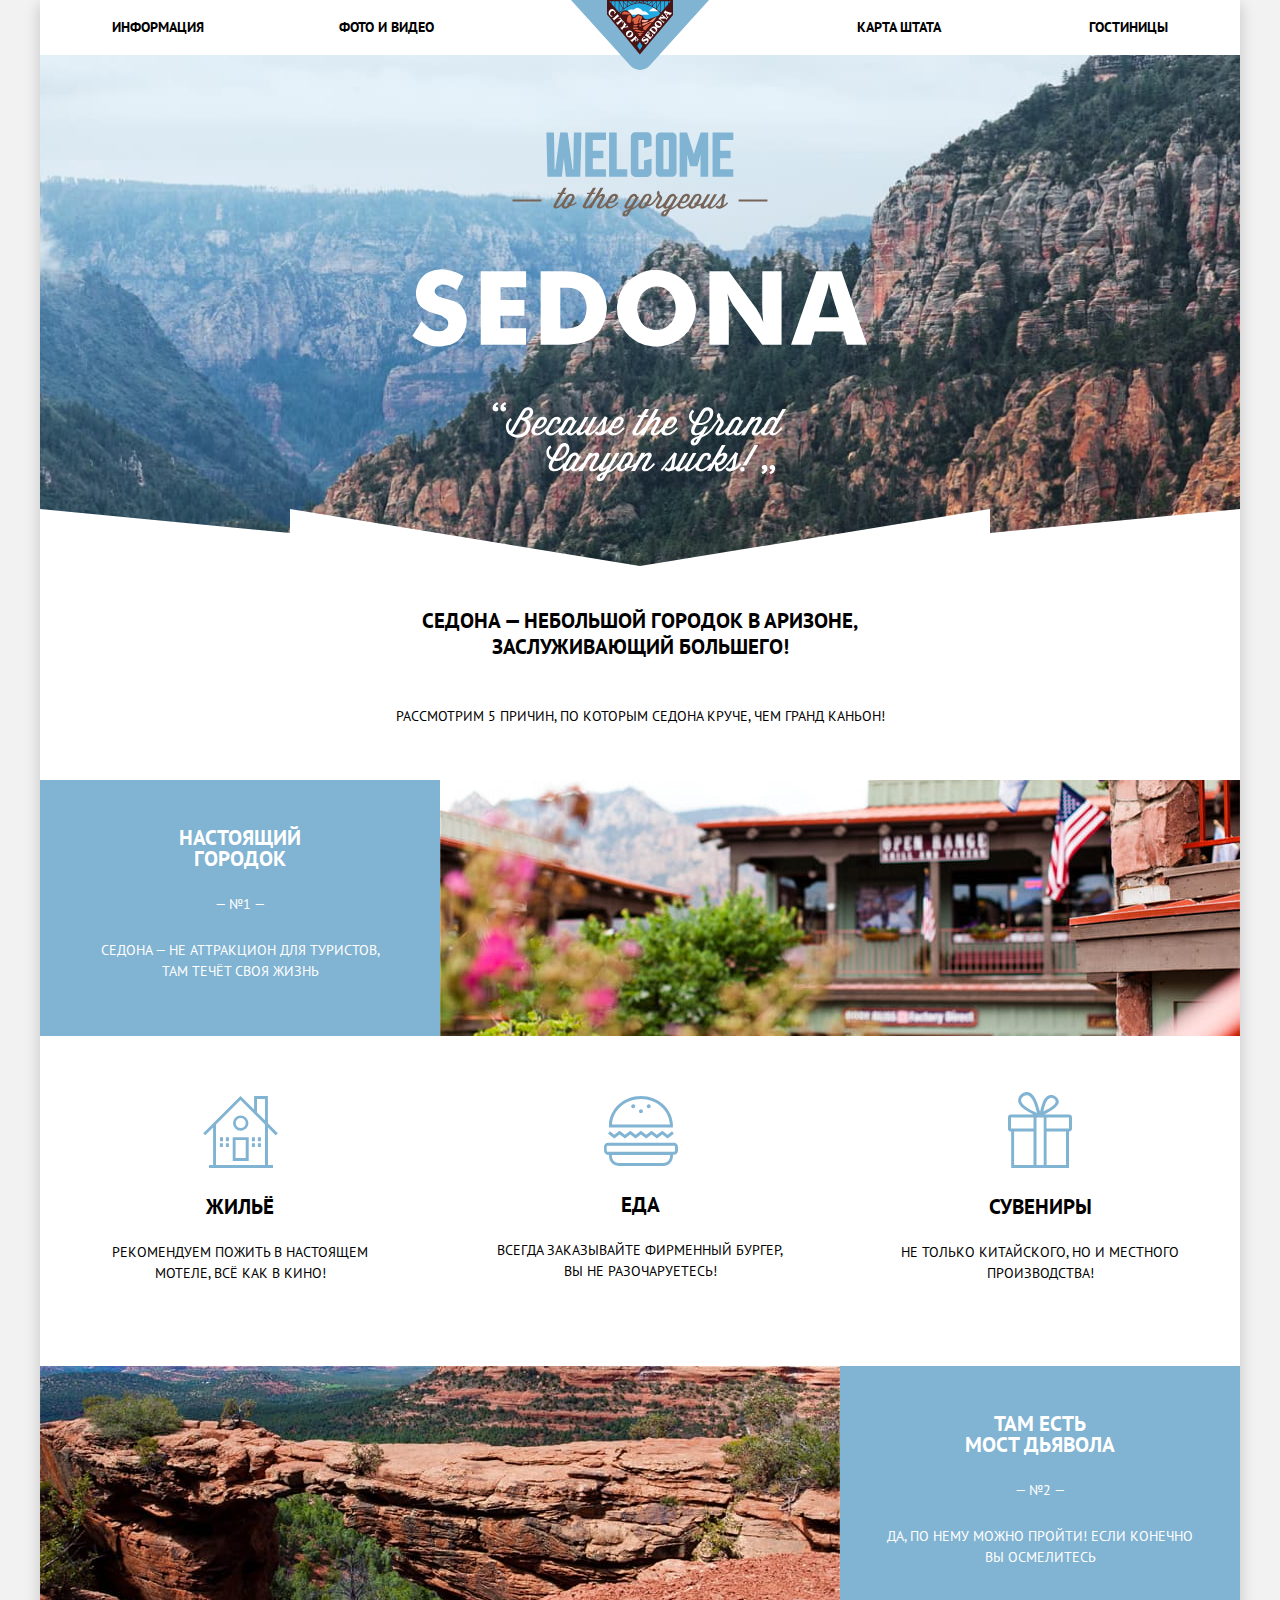
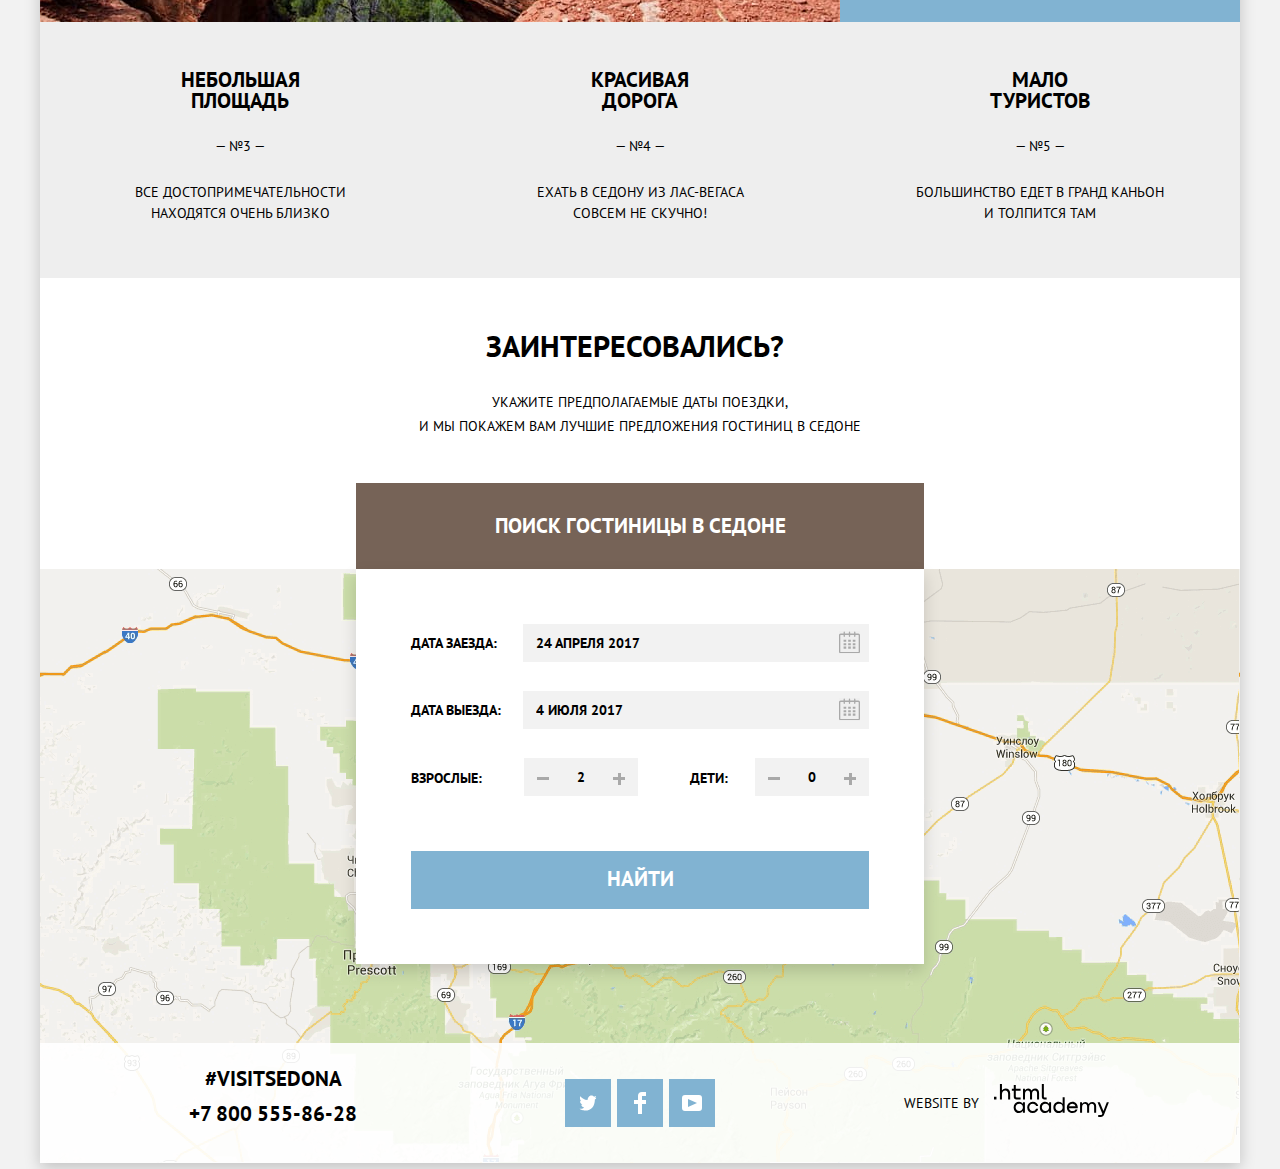
<file: index.html>
<!DOCTYPE html>
<html class="page" lang="ru">
    <head>
        <meta charset="utf-8" />
        <title>HTML Academy: Седона</title>
        <link rel="icon" href="favicon.ico" />
        <link rel="icon" href="img/favicon.svg" type="image/svg+xml" />
        <link rel="stylesheet" href="vendor/normalize.min.css" />
        <link rel="stylesheet" href="styles/style.css" />
    </head>
    <body class="page-body">
        <div class="container">
            <header class="main-header">
                <nav class="main-navigation">
                    <a class="main-header-logo" href="#">
                        <img src="img/logo.svg" width="138" height="70" alt="Логотип сайта Седона" />
                    </a>

                    <ul class="site-navigation">
                        <li class="site-navigation-item"><a class="site-navigation-link" href="#">Информация</a></li>
                        <li class="site-navigation-item"><a class="site-navigation-link" href="#">Фото и видео</a></li>
                        <li class="site-navigation-item"><a class="site-navigation-link" href="#">Карта штата</a></li>
                        <li class="site-navigation-item"><a class="site-navigation-link" href="catalog.html">Гостиницы</a></li>
                    </ul>

                </nav>
            </header>

            <main class="main-container">
                <section class="promo">
                    <div class="promo-background">
                        <img src="img/promo.svg" width="456" height="350" alt="Промо" />
                    </div>
                    <h1 class="promo-title">Седона — небольшой городок в Аризоне, заслуживающий большего!</h1>
                    <p class="promo-subtitle">Рассмотрим 5 причин, по которым Седона круче, чем гранд каньон!</p>
                </section>

                <section class="advantages" id="advantages" aria-label="преимущества">
                    <article class="advantage">
                        <div class="advantage-wrapper">
                            <h2 class="advantage-title">Настоящий городок</h2>
                            <p class="advantage-number">— №1 —</p>
                            <p class="advantage-description">Седона — не аттракцион для туристов, там течёт своя жизнь</p>
                        </div>
                        <img class="advantage-img" src="img/image.jpg" width="800" height="256" alt="изображение города" />
                    </article>

                    <ul class="feature-list">
                        <li class="feature-item feature-hotels">
                            <h2 class="feature-title">Жильё</h2>
                            <p class="feature-description">Рекомендуем пожить в настоящем мотеле, всё как в кино!</p>
                        </li>
                        <li class="feature-item feature-eat">
                            <h2 class="feature-title">Еда</h2>
                            <p class="feature-description">Всегда заказывайте фирменный бургер, вы не разочаруетесь!</p>
                        </li>
                        <li class="feature-item feature-souvenirs">
                            <h2 class="feature-title">Сувениры</h2>
                            <p class="feature-description">Не только китайского, но и местного производства!</p>
                        </li>
                    </ul>

                    <article class="advantage advantage-reverse">
                        <div class="advantage-wrapper">
                            <h2 class="advantage-title">
                                Там есть Мост дьявола
                            </h2>
                            <p class="advantage-number">— №2 —</p>
                            <p class="advantage-description">Да, по нему можно пройти! Если конечно вы осмелитесь</p>
                        </div>
                        <img class="advantage-img" src="img/image-2.jpg" width="800" height="256" alt="изображение моста" />
                    </article>

                    <ul class="advantages-list">
                        <li class="advantage-item">
                            <h2 class="advantage-title">небольшая площадь</h2>
                            <p class="advantage-number">— №3 —</p>
                            <p class="advantage-description">все достопримечательности находятся очень близко</p>
                        </li>
                        <li class="advantage-item">
                            <h2 class="advantage-title">красивая дорога</h2>
                            <p class="advantage-number">— №4 —</p>
                            <p class="advantage-description">ехать в седону из лас-вегаса совсем не скучно!</p>
                        </li>
                        <li class="advantage-item">
                            <h2 class="advantage-title">
                                мало туристов
                            </h2>
                            <p class="advantage-number">— №5 —</p>
                            <p class="advantage-description">большинство едет в гранд каньон и толпится там</p>
                        </li>
                    </ul>
                </section>

                <section class="search">
                    <h2 class="search-title">Заинтересовались?</h2>
                    <p class="search-description">
                        <span class="search-description-text">Укажите предполагаемые даты поездки,</span>
                        <span class="search-description-text">и мы покажем вам лучшие предложения гостиниц в седоне</span>
                    </p>
                    <a class="search-button" href="search.html">Поиск гостиницы в седоне</a>

                    <div class="search-form-container">
                        <form class="search-form" name="search-form" action="https://echo.htmlacademy.ru" method="post">
                            <div class="date-container">
                                <label class="arrival-date" for="arrival-date">Дата заезда:</label>
                                <input class="arrival-date-input" id="arrival-date" type="text" name="arrival-date" placeholder="24 апреля 2017" />
                                <button class="button-calendar" type="button"></button>
                            </div>

                            <div class="date-container">
                                <label class="arrival-date" for="leaving-date">Дата выезда:</label>
                                <input class="leaving-date-input" id="leaving-date" type="text" name="leaving-date" placeholder="4 июля 2017" />
                                <button class="button-calendar" type="button"></button>
                            </div>

                            <div class="hotel-search-age">
                                <div class="adult-search-container">
                                    <label class="age-adult" for="adult">Взрослые:</label>
                                    <button type="button" class="btn-search-age"></button>
                                    <input class="input-search-age" id="adult" type="number" name="adult" placeholder="2" />
                                    <button type="button" class="btn-search-age"></button>
                                </div>

                                <div class="children-search-container">
                                    <label class="age-children" for="children">Дети:</label>
                                    <button type="button" class="btn-search-age"></button>
                                    <input class="input-search-age" id="children" type="number" name="children" placeholder="0" />
                                    <button type="button" class="btn-search-age"></button>
                                </div>
                            </div>
                            <a class="search-button btn-to-find" href="#">Найти</a>
                        </form>
                    </div>
                </section>
                <section class="map">
                    <h2 class="visually-hidden">Как до нас добраться</h2>
                    <iframe
                        class="map-frame"
                        src="https://www.google.com/maps/embed?pb=!1m18!1m12!1m3!1d146238.28974854888!2d-111.83760592135391!3d34.84393618776701!2m3!1f0!2f0!3f0!3m2!1i1024!2i768!4f13.1!3m3!1m2!1s0x872da132f942b00d%3A0x5548c523fa6c8efd!2z0KHQtdC00L7QvdCwLCDQkNGA0LjQt9C-0L3QsCA4NjMzNiwg0KHQqNCQ!5e0!3m2!1sru!2sby!4v1624964829205!5m2!1sru!2sby"
                    ></iframe>
                </section>
            </main>

            <footer class="main-footer main-footer-over">
                <div class="footer-contacts">
                    <div class="footer-contacts-wrapper"><a class="footer-contacts-link" href="#">#visitSEDONA</a></div>
                    <div class="footer-contacts-wrapper"><a class="footer-contacts-link" href="tel:+78005558628">+7 800 555-86-28</a></div>
                </div>

                <ul class="footer-social" aria-label="Социальные сети">
                    <li class="footer-social-item">
                        <a class="social-button" href="#" aria-label="Твитер">
                            <svg class="footer-copyright-svg" width="17" height="17" fill="none" xmlns="http://www.w3.org/2000/svg">
                                <path
                                    d="M11 1.1c1.6-.5 3 .3 3.5 1.2l2-.7c0 .7-.3 1.3-.8 1.8.7.2 1.3-.5 1.3-.5a3 3 0 01-1.6 2c-.2 6.8-3.2 11.2-10 11.1h-.5c-.4 0-4.2-.5-4.9-1.9 2.3.2 3.9-.4 4.7-1.2-1-.3-2.7-.4-3-3 .4.2.6.3 1.2.2C1.7 9.2.4 8.5.4 6.3c.3.4 1.1.6 1.4.5-.7-.2-2-3.4-1-5 2 1.9 3.8 3.7 7.2 3.8.3-2.3 1.2-3.8 3-4.5z"
                                    fill="#fff"
                                />
                            </svg>
                        </a>
                    </li>
                    <li class="footer-social-item">
                        <a class="social-button" href="#" aria-label="Фейсбук">
                            <svg class="footer-copyright-svg" width="12" height="22" fill="none" xmlns="http://www.w3.org/2000/svg"><path d="M12 4V0H8a4 4 0 00-4 4v4H0v4h4v10h4V12h4V8H8V4h4z" fill="#fff" /></svg>
                        </a>
                    </li>
                    <li class="footer-social-item">
                        <a class="social-button" href="#" aria-label="Ютуб">
                            <svg class="footer-copyright-svg" width="20" height="16" fill="none" xmlns="http://www.w3.org/2000/svg">
                                <path fill-rule="evenodd" clip-rule="evenodd" d="M3 0h14a3 3 0 013 3v10a3 3 0 01-3 3H3a3 3 0 01-3-3V3a3 3 0 013-3zm3 4v8l9-4-9-4z" fill="#fff" />
                            </svg>
                        </a>
                    </li>
                </ul>

                <div class="footer-copyright">
                    <span class="footer-copyright-by">Website by</span>
                    <a class="footer-copyright-link" href="https://htmlacademy.ru/intensive/htmlcss" target="_blank">
                        <svg width="115" height="33" xmlns="http://www.w3.org/2000/svg">
                            <path
                                d="M0 12.87v2.57h2.46v-2.57H0zm11.65-8.34a4.5 4.5 0 00-3.62 1.73h-.08V0H5.92v15.44h2.03v-5.3c0-2.12 1.32-3.64 3.27-3.64 1.84 0 2.9 1.37 2.9 3.22v5.72h2.04V9.35c0-2.94-1.82-4.82-4.51-4.82zm14.97.3H21.8V1.07h-2.03v3.76h-1.93V6.8h1.93v5.98c0 1.72.96 2.66 2.7 2.66h4.14v-2h-3.74c-.69 0-1.07-.38-1.07-1.04V6.8h4.8V4.83zm14.5-.28a3.9 3.9 0 00-3.55 2.06h-.06a3.6 3.6 0 00-3.36-2.06 3.6 3.6 0 00-3.12 1.8h-.08V4.83H29v10.61h2.03V10c0-2 1.05-3.46 2.63-3.5 1.5-.04 2.37 1.03 2.37 2.64v6.3h2.04V9.82c0-2.38 1.4-3.32 2.62-3.32 1.48 0 2.36 1.03 2.36 2.64v6.3h2.03V8.92c0-2.57-1.46-4.37-3.96-4.37zm6.71 8.15c0 1.73.98 2.74 2.8 2.74h2v-1.97h-1.7c-.69 0-1.07-.39-1.07-1.05V0h-2.03v12.7zM28.9 19.69h-.08a4.64 4.64 0 00-3.8-1.83c-3.14-.05-5.39 2.28-5.39 5.56 0 3.3 2.3 5.63 5.38 5.59a4.53 4.53 0 003.8-1.94h.1v1.64h2V18.15h-2v1.54zm-3.6 7.36a3.5 3.5 0 01-3.63-3.63c0-2 1.41-3.62 3.64-3.62a3.48 3.48 0 013.57 3.62 3.5 3.5 0 01-3.57 3.63zM44.2 22c-.48-2.4-2.6-4.14-5.39-4.14a5.4 5.4 0 00-5.6 5.56 5.42 5.42 0 005.6 5.59c2.79 0 4.9-1.8 5.4-4.2h-2.12a3.32 3.32 0 01-3.25 2.26 3.5 3.5 0 01-3.6-3.65c0-2 1.41-3.62 3.6-3.62 1.62 0 2.82.95 3.25 2.2h2.12zm10.88-2.31H55a4.64 4.64 0 00-3.8-1.83c-3.14-.05-5.39 2.28-5.39 5.56 0 3.3 2.3 5.63 5.38 5.59a4.53 4.53 0 003.8-1.94h.1v1.64h2V18.15h-2v1.54zm-3.6 7.36a3.5 3.5 0 01-3.63-3.63c0-2 1.41-3.62 3.64-3.62a3.48 3.48 0 013.57 3.62 3.5 3.5 0 01-3.57 3.63zm17.17-7.25h-.08a4.62 4.62 0 00-3.81-1.95c-3.09-.04-5.38 2.29-5.38 5.6 0 3.28 2.25 5.6 5.4 5.56 1.67-.02 3-.77 3.77-1.84h.1v1.54h2.02V13.36h-2.02v6.44zm-3.6 7.27a3.5 3.5 0 01-3.63-3.63c0-2 1.41-3.62 3.64-3.62a3.5 3.5 0 013.57 3.62c0 2-1.41 3.63-3.57 3.63zm13.28-9.21a5.4 5.4 0 00-5.48 5.58c0 3 2.1 5.57 5.52 5.57 2.49 0 4.48-1.35 5.18-3.59h-2.12c-.47 1-1.6 1.65-2.97 1.65-1.93 0-3.3-1.28-3.45-2.92h8.76c.28-3.52-1.93-6.3-5.44-6.3zm-.04 1.94a3.2 3.2 0 013.27 2.55h-6.5a3.18 3.18 0 013.23-2.55zm19.91-1.92a3.9 3.9 0 00-3.56 2.04h-.06a3.6 3.6 0 00-3.36-2.04 3.6 3.6 0 00-3.13 1.79h-.08v-1.52h-1.95v10.56h2.03v-5.42c0-1.98 1.05-3.43 2.64-3.47 1.5-.05 2.37 1.02 2.37 2.62v6.27h2.04v-5.59c0-2.37 1.41-3.3 2.63-3.3 1.48 0 2.36 1.02 2.36 2.62v6.27h2.03v-6.48c0-2.56-1.46-4.35-3.96-4.35zm11.24 9.14l-3.64-8.87h-2.25l4.84 11.56-.02.04c-.34.88-.73 1.2-1.67 1.2h-2.5v2.02h2.5c1.84 0 2.83-.83 3.51-2.62l4.67-12.2h-2.08l-3.36 8.87z"
                                fill="#000"
                            />
                        </svg>
                    </a>
                </div>
            </footer>
        </div>
        <script src="js/script.js"></script>
    </body>
</html>
</file>
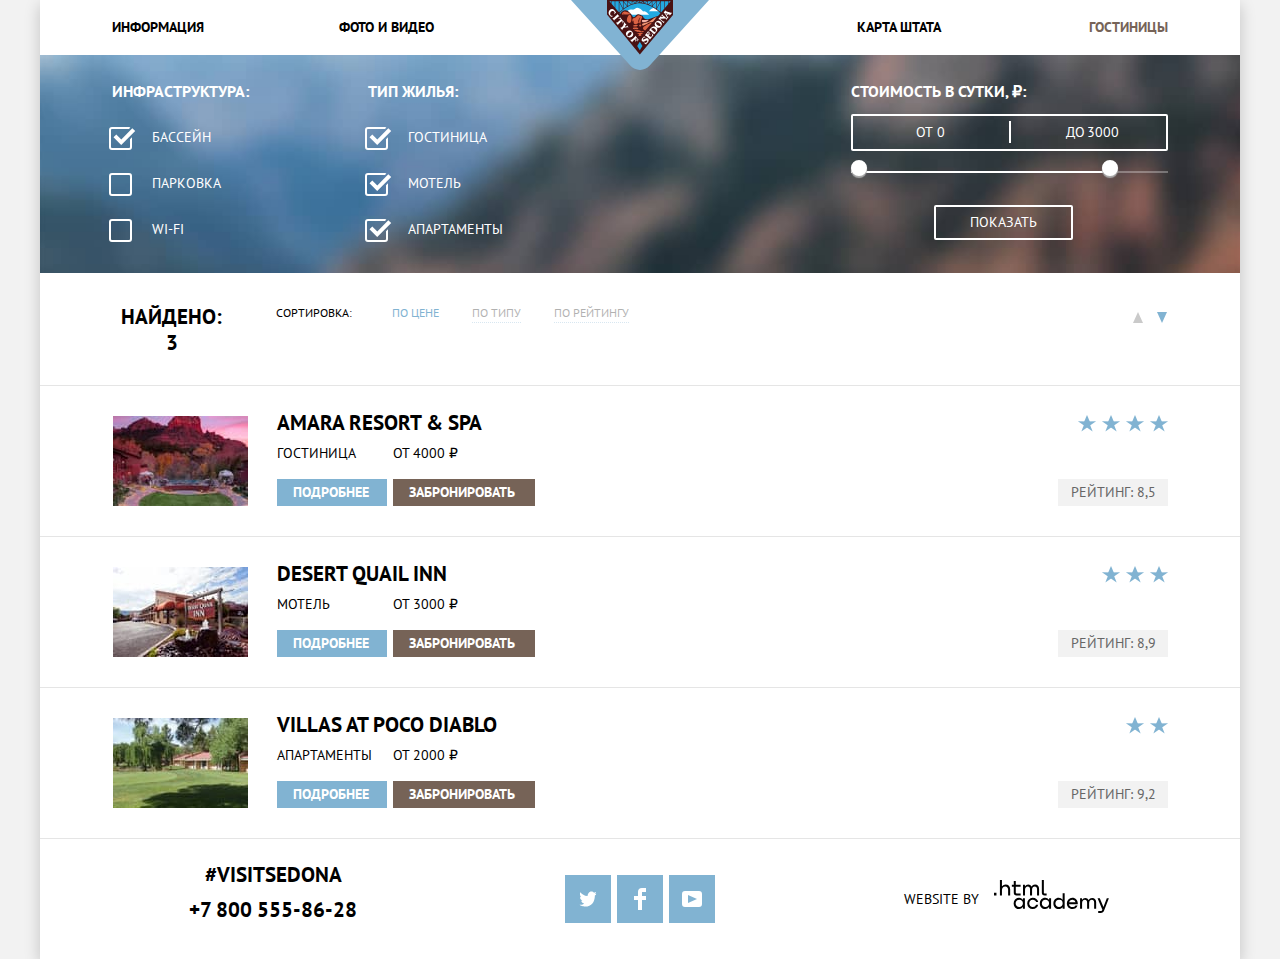
<file: catalog.html>
<!DOCTYPE html>
<html class="page" lang="ru">
    <head>
        <meta charset="utf-8" />
        <title>HTML Academy: Седона</title>
        <link rel="icon" href="favicon.ico" />
        <link rel="icon" href="img/favicon.svg" type="image/svg+xml" />
        <link rel="stylesheet" href="vendor/normalize.min.css" />
        <link rel="stylesheet" href="styles/style.min.css" />
    </head>
    <body class="page-body">
        <div class="container">
            <header class="main-header">
                <nav class="main-navigation">
                    <a class="main-header-logo" href="index.html">
                        <img src="img/logo.svg" width="138" height="70" alt="Логотип сайта Седона" />
                    </a>

                    <ul class="site-navigation">
                        <li class="site-navigation-item"><a class="site-navigation-link" href="#">Информация</a></li>
                        <li class="site-navigation-item"><a class="site-navigation-link" href="#">Фото и видео</a></li>
                        <li class="site-navigation-item"><a class="site-navigation-link" href="#">Карта штата</a></li>
                        <li class="site-navigation-item"><a class="site-navigation-link navigation-link-active" href="#">Гостиницы</a></li>
                    </ul>
                </nav>
            </header>

            <main>
                <h1 class="visually-hidden">Каталог гостиниц</h1>

                <section class="filters" aria-label="фильтры">
                    <form class="filters-form" method="get" action="https://echo.htmlacademy.ru" name="filters-form">
                        <fieldset class="filters-field">
                            <legend class="filters-title">Инфраструктура:</legend>
                            <ul class="filters-list">
                                <li class="filters-item">
                                    <input class="checkbox-filters visually-hidden" id="pool" type="checkbox" name="pool" checked />
                                    <label class="checkbox-title" for="pool">Бассейн</label>
                                </li>
                                <li class="filters-item">
                                    <input class="checkbox-filters visually-hidden" id="parking" type="checkbox" name="parking" />
                                    <label class="checkbox-title" for="parking">Парковка</label>
                                </li>
                                <li class="filters-item">
                                    <input class="checkbox-filters visually-hidden" id="wi-Fi" type="checkbox" name="wi-Fi" />
                                    <label class="checkbox-title" for="wi-Fi">Wi-Fi</label>
                                </li>
                            </ul>
                        </fieldset>

                        <fieldset class="filters-field">
                            <legend class="filters-title">Тип жилья:</legend>
                            <ul class="filters-list">
                                <li class="filters-item">
                                    <input class="checkbox-filters visually-hidden" id="hotel" type="checkbox" name="hotel" checked />
                                    <label class="checkbox-title" for="hotel">Гостиница</label>
                                </li>
                                <li class="filters-item">
                                    <input class="checkbox-filters visually-hidden" id="motel" type="checkbox" name="motel" checked />
                                    <label class="checkbox-title" for="motel">Мотель</label>
                                </li>
                                <li class="filters-item">
                                    <input class="checkbox-filters visually-hidden" id="apartments" type="checkbox" name="apartments" checked />
                                    <label class="checkbox-title" for="apartments">Апартаменты</label>
                                </li>
                            </ul>
                        </fieldset>

                        <div class="right-filters-wrapper">
                            <fieldset class="filters-field filters-field-right">
                                <legend class="filters-title filters-title-right">Стоимость в сутки, ₽:</legend>
                                <div class="range-filter">
                                    <div class="price-controls">
                                        <label class="min-price"><span class="range-price-from">от</span><input class="min-price-input" type="number" name="min-price" value="0" /></label>
                                        <label class="max-price"><span class="range-price-to">до</span><input class="max-price-input" type="number" name="max-price" value="3000" /></label>
                                    </div>

                                    <div class="range-controls">
                                        <div class="scale">
                                            <div class="bar"></div>
                                        </div>
                                    </div>

                                    <div class="toggle toggle-min" tabindex="0"></div>
                                    <div class="toggle toggle-max" tabindex="0"></div>
                                </div>
                            </fieldset>
                            <button class="filters-button" type="submit">Показать</button>
                        </div>
                    </form>
                </section>

                <section class="results">
                    <div class="results-wrapper">
                        <h2 class="visually-hidden">Результаты поиска</h2>
                        <p class="results-count">Найдено: 3</p>

                        <span class="sorting-title">Сортировка:</span>
                        <ul class="sorting">
                            <li><a class="sorting-link sorting-active" href="#">По цене</a></li>
                            <li><a class="sorting-link" href="#">По типу</a></li>
                            <li><a class="sorting-link" href="#">По рейтингу</a></li>
                        </ul>
                        <ul class="arrows">
                            <li><a class="increase" href="#" aria-label="от большего"></a></li>
                            <li><a class="decrease arrow-active" href="#" aria-label="от меньшего"></a></li>
                        </ul>
                    </div>

                    <ul class="options-list">
                        <li class="options-item">
                            <a href="#" class="options-img">
                                <img src="img/amara-resort.jpg" width="135" height="90" alt="Гостиница Амара курорт и спа" />
                            </a>
                            <div class="options-content">
                                <a href="#">
                                    <h2 class="options-title">Amara Resort & Spa</h2>
                                </a>

                                <div class="options-content-description">
                                    <p class="options-type">Гостиница</p>
                                    <p class="options-price">От 4000 ₽</p>
                                    <a class="link-more" href="#">Подробнее</a>
                                    <a class="link-book" href="#">Забронировать</a>
                                </div>
                            </div>
                            <div class="options-aside">
                                <ul class="star-list">
                                    <li class="star"></li>
                                    <li class="star"></li>
                                    <li class="star"></li>
                                    <li class="star"></li>
                                </ul>
                                <p class="rate">Рейтинг: 8,5</p>
                            </div>
                        </li>

                        <li class="options-item">
                            <a href="#" class="options-img">
                                <img src="img/desert-quail.jpg" width="135" height="90" alt="мотель пустынных перепелов" />
                            </a>
                            <div class="options-content">
                                <a href="#">
                                    <h2 class="options-title">Desert Quail Inn</h2>
                                </a>
                                <div class="options-content-description">
                                    <p class="options-type">Мотель</p>
                                    <p class="options-price">От 3000 ₽</p>
                                    <a class="link-more" href="#">Подробнее</a>
                                    <a class="link-book" href="#">Забронировать</a>
                                </div>
                            </div>
                            <div class="options-aside">
                                <ul class="star-list">
                                    <li class="star"></li>
                                    <li class="star"></li>
                                    <li class="star"></li>
                                </ul>
                                <p class="rate">Рейтинг: 8,9</p>
                            </div>
                        </li>

                        <li class="options-item">
                            <a href="#" class="options-img">
                                <img src="img/villas-at-poco.jpg" width="135" height="90" alt="Вилла в Поко Диабло" />
                            </a>

                            <div class="options-content">
                                <a href="#">
                                    <h2 class="options-title">Villas at Poco Diablo</h2>
                                </a>
                                <div class="options-content-description">
                                    <p class="options-type">Апартаменты</p>
                                    <p class="options-price">От 2000 ₽</p>
                                    <a class="link-more" href="#">Подробнее</a>
                                    <a class="link-book" href="#">Забронировать</a>
                                </div>
                            </div>
                            <div class="options-aside">
                                <ul class="star-list">
                                    <li class="star"></li>
                                    <li class="star"></li>
                                </ul>
                                <p class="rate">Рейтинг: 9,2</p>
                            </div>
                        </li>
                    </ul>
                </section>
            </main>

            <footer class="main-footer">
                <div class="footer-contacts">
                    <div class="footer-contacts-wrapper"><a class="footer-contacts-link" href="#">#visitSEDONA</a></div>
                    <div class="footer-contacts-wrapper"><a class="footer-contacts-link" href="tel:+78005558628">+7 800 555-86-28</a></div>
                </div>

                <ul class="footer-social" aria-label="Социальные сети">
                    <li class="footer-social-item">
                        <a class="social-button" href="#" aria-label="Твитер">
                            <svg class="footer-copyright-svg" width="17" height="17" fill="none" xmlns="http://www.w3.org/2000/svg">
                                <path
                                    d="M11 1.1c1.6-.5 3 .3 3.5 1.2l2-.7c0 .7-.3 1.3-.8 1.8.7.2 1.3-.5 1.3-.5a3 3 0 01-1.6 2c-.2 6.8-3.2 11.2-10 11.1h-.5c-.4 0-4.2-.5-4.9-1.9 2.3.2 3.9-.4 4.7-1.2-1-.3-2.7-.4-3-3 .4.2.6.3 1.2.2C1.7 9.2.4 8.5.4 6.3c.3.4 1.1.6 1.4.5-.7-.2-2-3.4-1-5 2 1.9 3.8 3.7 7.2 3.8.3-2.3 1.2-3.8 3-4.5z"
                                    fill="#fff"
                                />
                            </svg>
                        </a>
                    </li>
                    <li class="footer-social-item">
                        <a class="social-button" href="#" aria-label="Фейсбук">
                            <svg class="footer-copyright-svg" width="12" height="22" fill="none" xmlns="http://www.w3.org/2000/svg"><path d="M12 4V0H8a4 4 0 00-4 4v4H0v4h4v10h4V12h4V8H8V4h4z" fill="#fff" /></svg>
                        </a>
                    </li>
                    <li class="footer-social-item">
                        <a class="social-button" href="#" aria-label="Ютуб">
                            <svg class="footer-copyright-svg" width="20" height="16" fill="none" xmlns="http://www.w3.org/2000/svg">
                                <path fill-rule="evenodd" clip-rule="evenodd" d="M3 0h14a3 3 0 013 3v10a3 3 0 01-3 3H3a3 3 0 01-3-3V3a3 3 0 013-3zm3 4v8l9-4-9-4z" fill="#fff" />
                            </svg>
                        </a>
                    </li>
                </ul>

                <div class="footer-copyright">
                    <span class="footer-copyright-by">Website by</span>
                    <a class="footer-copyright-link" href="https://htmlacademy.ru/intensive/htmlcss" target="_blank">
                        <svg width="115" height="33" xmlns="http://www.w3.org/2000/svg">
                            <path
                                d="M0 12.87v2.57h2.46v-2.57H0zm11.65-8.34a4.5 4.5 0 00-3.62 1.73h-.08V0H5.92v15.44h2.03v-5.3c0-2.12 1.32-3.64 3.27-3.64 1.84 0 2.9 1.37 2.9 3.22v5.72h2.04V9.35c0-2.94-1.82-4.82-4.51-4.82zm14.97.3H21.8V1.07h-2.03v3.76h-1.93V6.8h1.93v5.98c0 1.72.96 2.66 2.7 2.66h4.14v-2h-3.74c-.69 0-1.07-.38-1.07-1.04V6.8h4.8V4.83zm14.5-.28a3.9 3.9 0 00-3.55 2.06h-.06a3.6 3.6 0 00-3.36-2.06 3.6 3.6 0 00-3.12 1.8h-.08V4.83H29v10.61h2.03V10c0-2 1.05-3.46 2.63-3.5 1.5-.04 2.37 1.03 2.37 2.64v6.3h2.04V9.82c0-2.38 1.4-3.32 2.62-3.32 1.48 0 2.36 1.03 2.36 2.64v6.3h2.03V8.92c0-2.57-1.46-4.37-3.96-4.37zm6.71 8.15c0 1.73.98 2.74 2.8 2.74h2v-1.97h-1.7c-.69 0-1.07-.39-1.07-1.05V0h-2.03v12.7zM28.9 19.69h-.08a4.64 4.64 0 00-3.8-1.83c-3.14-.05-5.39 2.28-5.39 5.56 0 3.3 2.3 5.63 5.38 5.59a4.53 4.53 0 003.8-1.94h.1v1.64h2V18.15h-2v1.54zm-3.6 7.36a3.5 3.5 0 01-3.63-3.63c0-2 1.41-3.62 3.64-3.62a3.48 3.48 0 013.57 3.62 3.5 3.5 0 01-3.57 3.63zM44.2 22c-.48-2.4-2.6-4.14-5.39-4.14a5.4 5.4 0 00-5.6 5.56 5.42 5.42 0 005.6 5.59c2.79 0 4.9-1.8 5.4-4.2h-2.12a3.32 3.32 0 01-3.25 2.26 3.5 3.5 0 01-3.6-3.65c0-2 1.41-3.62 3.6-3.62 1.62 0 2.82.95 3.25 2.2h2.12zm10.88-2.31H55a4.64 4.64 0 00-3.8-1.83c-3.14-.05-5.39 2.28-5.39 5.56 0 3.3 2.3 5.63 5.38 5.59a4.53 4.53 0 003.8-1.94h.1v1.64h2V18.15h-2v1.54zm-3.6 7.36a3.5 3.5 0 01-3.63-3.63c0-2 1.41-3.62 3.64-3.62a3.48 3.48 0 013.57 3.62 3.5 3.5 0 01-3.57 3.63zm17.17-7.25h-.08a4.62 4.62 0 00-3.81-1.95c-3.09-.04-5.38 2.29-5.38 5.6 0 3.28 2.25 5.6 5.4 5.56 1.67-.02 3-.77 3.77-1.84h.1v1.54h2.02V13.36h-2.02v6.44zm-3.6 7.27a3.5 3.5 0 01-3.63-3.63c0-2 1.41-3.62 3.64-3.62a3.5 3.5 0 013.57 3.62c0 2-1.41 3.63-3.57 3.63zm13.28-9.21a5.4 5.4 0 00-5.48 5.58c0 3 2.1 5.57 5.52 5.57 2.49 0 4.48-1.35 5.18-3.59h-2.12c-.47 1-1.6 1.65-2.97 1.65-1.93 0-3.3-1.28-3.45-2.92h8.76c.28-3.52-1.93-6.3-5.44-6.3zm-.04 1.94a3.2 3.2 0 013.27 2.55h-6.5a3.18 3.18 0 013.23-2.55zm19.91-1.92a3.9 3.9 0 00-3.56 2.04h-.06a3.6 3.6 0 00-3.36-2.04 3.6 3.6 0 00-3.13 1.79h-.08v-1.52h-1.95v10.56h2.03v-5.42c0-1.98 1.05-3.43 2.64-3.47 1.5-.05 2.37 1.02 2.37 2.62v6.27h2.04v-5.59c0-2.37 1.41-3.3 2.63-3.3 1.48 0 2.36 1.02 2.36 2.62v6.27h2.03v-6.48c0-2.56-1.46-4.35-3.96-4.35zm11.24 9.14l-3.64-8.87h-2.25l4.84 11.56-.02.04c-.34.88-.73 1.2-1.67 1.2h-2.5v2.02h2.5c1.84 0 2.83-.83 3.51-2.62l4.67-12.2h-2.08l-3.36 8.87z"
                                fill="#000"
                            />
                        </svg>
                    </a>
                </div>
            </footer>
        </div>
    </body>
</html>
</file>
<file: styles/style.css>
:root {
    --basic-white: #ffffff;
    --basic-black: #000000;
    --background-grey: #f2f2f2;
    --basic-blue: #81b3d2;
    --basic-brown: #766357;
    --advantage-grey: #eeeeee;
    --brown-hover: #604e43;
    --brown-active: #503e33;
    --blue-hover: #669ec0;
    --blue-active: #5496bd;
    --copyright-link: #bdbbbc;
    --arrow-grey: #cacaca;
    --rate-grey: #666666;
    --background-footer: rgba(255, 255, 255, 0.9);
    --white-active: rgba(255, 255, 255, 0.3);
    --black-transparent: rgba(0, 0, 0, 0.3);
    --border-grey: #e5e5e5;
    --black-footer-transparent: rgba(0, 0, 0, 0.1);
    --box-shadow-container: rgba(0, 1, 1, 0.2);
    --box-shadow-search-form: rgba(0, 1, 1, 0.15);
    --toggle-grey: #ababab;
    --minus-grey: #a9a9a9;
    --input-grey: #ebebeb;
    --background-map: #e0edbc;
}

@font-face {
    font-family: "PT Sans";
    font-style: normal;
    font-weight: 400;
    src: url("../fonts/PTSans.woff2") format("woff2"), url("../fonts/PTSans.woff") format("woff");
}

@font-face {
    font-family: "PT Sans";
    font-style: normal;
    font-weight: 700;
    src: url("../fonts/PTSans-Bold.woff2") format("woff2"), url("../fonts/PTSans-Bold.woff") format("woff");
}

.visually-hidden {
    position: absolute;
    width: 1px;
    height: 1px;
    margin: -1px;
    padding: 0;
    border: 0;
    white-space: nowrap;
    -webkit-clip-path: inset(100%);
    clip-path: inset(100%);
    clip: rect(0 0 0 0);
    overflow: hidden;
}

*,
::after,
::before {
    -webkit-box-sizing: inherit;
    box-sizing: inherit;
}

html {
    -webkit-box-sizing: border-box;
    box-sizing: border-box;
}

a {
    text-decoration: none;
}

img {
    max-width: 100%;
    height: auto;
}

.page-body {
    margin: 0;
    padding: 0;
    font-family: "PT Sans", "Arial", sans-serif;
    font-size: 14px;
    line-height: 21px;
    font-weight: normal;
    color: var(--basic-black);
    text-transform: uppercase;
    background-color: var(--background-grey);
    text-align: center;
}

.container {
    width: 100%;
    max-width: 1200px;
    margin: 0 auto;
    background-color: var(--basic-white);
    display: grid;
    grid-template-rows: min-content 1fr min-content;
    height: 100%;
    min-height: 100%;
    box-shadow: var(--box-shadow-container) 0px 5px 15px;
}

/*header*/

.main-header {
    position: relative;
}

.site-navigation {
    display: flex;
    flex-wrap: wrap;
    list-style: none;
    padding: 0;
    margin-bottom: 29px;
    padding-left: 72px;
    padding-right: 72px;
}

.site-navigation-item {
    width: 20%;
    text-align: left;
    padding-top: 14px;
    padding-bottom: 15px;
}

.site-navigation-item:nth-child(4n-3) {
    margin-right: 1.5%;
}

.site-navigation-item:nth-child(4n) {
    margin-left: 1.5%;
}

.site-navigation-item:nth-child(4n-2) {
    margin-right: 8.5%;
}

.site-navigation-item:nth-child(4n-1) {
    margin-left: 8.5%;
}

.site-navigation-item:nth-child(4n-1),
.site-navigation-item:nth-child(4n) {
    text-align: right;
}

.main-header-logo {
    position: absolute;
    top: 0;
    left: 0;
    right: 0;
    margin: 0 auto;
    width: max-content;
}

.site-navigation {
    margin: 0;
}

.site-navigation-link {
    color: var(--basic-black);
    line-height: 26px;
    font-weight: 700;
}

.site-navigation-link:hover {
    color: var(--basic-blue);
}

.site-navigation-link:active {
    color: var(--basic-black);
    opacity: 0.3;
}

.site-navigation-item .navigation-link-active {
    color: var(--basic-brown);
}

/*footer*/

.main-footer {
    background-color: var(--background-footer);
    display: flex;
    z-index: 1;
    padding-left: 50px;
    padding-right: 50px;
    min-height: 120px;
}

.main-footer-over {
    margin-top: -120px;
}

.footer-contacts {
    width: 100%;
    padding-top: 23px;
}

.footer-contacts-wrapper {
    margin-bottom: 9px;
}

.footer-contacts-link {
    color: var(--basic-black);
    font-weight: 700;
    font-size: 21px;
    line-height: 26px;
}

.footer-social {
    list-style: none;
    display: flex;
    justify-content: center;
    flex-wrap: wrap;
    margin: 0;
    padding: 0;
    padding-top: 33px;
    width: 100%;
}

.footer-social-item {
    margin: 3px;
}

.footer-copyright {
    width: 100%;
    display: flex;
    justify-content: center;
    align-items: center;
}

.social-button {
    background-color: var(--basic-blue);
    width: 46px;
    height: 48px;
    display: block;
    position: relative;
}

.footer-copyright-svg {
    position: absolute;
    top: 50%;
    left: 50%;
    transform: translate(-50%, -50%);
    display: block;
}

.social-button:hover {
    background-color: var(--blue-hover);
}

.social-button:active {
    background-color: var(--blue-active);
}

.social-button:active svg {
    opacity: 0.3;
}

.footer-copyright-by {
    line-height: 26px;
    margin-right: 15px;
}

.footer-copyright-link path {
    fill: var(--basic-black);
}

.footer-copyright-link:hover path {
    fill: var(--basic-blue);
}

.footer-copyright-link:active path {
    fill: var(--copyright-link);
}

/*main*/

.main-container {
    display: grid;
    grid-template-columns: 1fr 1fr 1fr;
}

.promo {
    grid-column: 1/4;
}

.promo-background {
    background-image: url("../img/background-photo.jpg");
    background-color: var(--blue-active);
    background-repeat: no-repeat;
    background-size: cover;
    background-position: 50% 50%;
    padding-top: 77px;
    margin-bottom: 42px;
}

.promo-background::after {
    content: "";
    display: block;
    width: 100%;
    height: 57px;
    background: url("../img/shape.svg") no-repeat center;
    margin-top: 21px;
}

.promo-title {
    font-size: 21px;
    line-height: 26px;
    font-weight: 700;
    margin: 0 auto;
    margin-bottom: 43px;
    width: 500px;
}

.promo-subtitle {
    font-size: 14px;
    line-height: 26px;
    font-weight: 400;
    margin: 0 auto;
    margin-bottom: 51px;
    width: 500px;
}

.advantages {
    grid-column: 1/4;
}

.advantage {
    color: var(--basic-white);
    background-color: var(--basic-blue);
    display: flex;
}

.advantage-reverse {
    flex-direction: row-reverse;
}

.advantage-wrapper {
    padding: 47px;
}

.advantage-item {
    padding: 47px 71px;
    padding-bottom: 54px;
    background-color: var(--advantage-grey);
}

.advantage-title {
    display: block;
    font-size: 21px;
    font-weight: 700;
    margin: 0 auto;
    margin-bottom: 25px;
    width: 150px;
}

.advantage-number {
    margin: 0 auto;
    margin-bottom: 25px;
}

.advantage-description {
    margin: 0 auto;
}

.advantage-img {
    object-fit: cover;
}

.advantages-list,
.feature-list {
    list-style: none;
}

.advantages-list {
    display: grid;
    grid-template-columns: 1fr 1fr 1fr;
    margin: 0;
    padding: 0;
}

.feature-list {
    display: grid;
    grid-template-columns: 1fr 1fr 1fr;
    margin: 0;
    padding: 0;
}

.feature-item {
    padding-bottom: 82px;
    padding-right: 50px;
    padding-left: 50px;
    padding-top: 60px;
}

.feature-souvenirs {
    padding-top: 55px;
}

.feature-hotels::before {
    content: "";
    display: block;
    background: url("../img/icon-1.svg") no-repeat center;
    width: 100%;
    height: 72px;
    margin-bottom: 28px;
}

.feature-eat::before {
    content: "";
    display: block;
    background: url("../img/icon-3.svg") no-repeat center;
    width: 100%;
    height: 70px;
    margin-bottom: 28px;
}

.feature-souvenirs::before {
    content: "";
    display: block;
    background: url("../img/icon-2.svg") no-repeat center;
    width: 100%;
    height: 77px;
    margin-bottom: 28px;
}

.feature-title {
    margin: 0;
    margin-bottom: 25px;
}

.feature-description {
    margin: 0;
}

.search {
    grid-column: 1/4;
    padding-top: 56px;
}

.search-form-container {
    position: relative;
    width: 568px;
    margin: 0 auto;
    font-weight: 700;
    box-shadow: 0px 7px 15px var(--box-shadow-search-form);
}

.search-form {
    padding: 55px;
    position: absolute;
    box-shadow: 0px 7px 15px var(--box-shadow-search-form);
    background-color: var(--basic-white);
}

.date-container {
    margin-bottom: 29px;
    position: relative;
    display: flex;
    align-items: center;
    justify-content: space-between;
}

.arrival-date-input,
.leaving-date-input {
    margin: 0;
    padding: 0;
    position: relative;
    width: 346px;
    height: 38px;
    background-color: var(--background-grey);
    border: none;
    font-size: 14px;
    font-weight: 700;
    padding-left: 13px;
}

.arrival-date-input:hover,
.leaving-date-input:hover {
    background-color: var(--input-grey);
}

.arrival-date-input:focus,
.leaving-date-input:focus {
    background-color: var(--basic-white);
    padding-left: 11px;
    border: 2px solid var(--border-grey);
    outline: none;
}

.arrival-date-input::placeholder,
.leaving-date-input::placeholder,
.input-search-age::placeholder {
    color: var(--basic-black);
    text-transform: uppercase;
}

.input-search-age::-webkit-outer-spin-button,
.input-search-age::-webkit-inner-spin-button {
    -webkit-appearance: none;
    margin: 0;
}

.input-search-age[type="number"] {
    -moz-appearance: textfield;
}

.button-calendar {
    position: absolute;
    width: 21px;
    height: 23px;
    top: 7px;
    right: 9px;
    border: none;
    cursor: pointer;
}

.button-calendar:after {
    content: "";
    display: block;
    position: absolute;
    background: url("../img/calendar.svg") no-repeat center;
    width: 21px;
    height: 22px;
    right: 0;
    top: 0;
}

.button-calendar:hover:after,
.button-calendar:focus:after {
    background: url("../img/calendar-hover.svg") no-repeat center;
}

.button-calendar:active:after {
    background: url("../img/calendar-active.svg") no-repeat center;
}

.hotel-search-age {
    display: flex;
    margin-bottom: 52px;
}

.adult-search-container {
    display: flex;
    margin-right: auto;
}

.children-search-container {
    display: flex;
}

.age-adult {
    padding: 10px 0;
    margin-right: 42px;
}

.age-children {
    padding: 10px 0;
    margin-right: 27px;
}

.btn-search-age {
    position: relative;
    width: 38px;
    height: 38px;
    margin: 0;
    padding: 0;
    border-radius: 0;
    border: none;
    background-color: var(--background-grey);
    cursor: pointer;
}

.input-search-age {
    height: 38px;
    padding: 0;
    margin: 0;
    width: 38px;
    border: none;
    background-color: var(--background-grey);
    text-align: center;
    font-weight: 700;
}

.search-title {
    display: block;
    width: 300px;
    font-size: 30px;
    line-height: 24px;
    font-weight: 700;
    margin: 0 auto;
    margin-bottom: 32px;
    margin-left: 445px;
}

.search-description {
    line-height: 24px;
    margin: 0 auto;
    max-width: 568px;
    margin-bottom: 45px;
}

.search-description-text {
    display: block;
}

.search-button {
    color: var(--basic-white);
    background-color: var(--basic-brown);
    font-size: 21px;
    line-height: 26px;
    font-weight: 700;
    width: 568px;
    display: block;
    padding-top: 30px;
    padding-bottom: 30px;
    margin: 0 auto;
}

.btn-search-age:after {
    content: "";
    width: 12px;
    height: 3px;
    display: block;
    position: absolute;
    background-color: var(--minus-grey);
    cursor: pointer;
    margin: 0 auto;
    left: 0;
    right: 0;
}

.btn-search-age:hover:after,
.btn-search-age:focus:after {
    background-color: var(--basic-black);
}

.btn-search-age:active:after {
    background-color: var(--basic-blue);
}

.btn-search-age:nth-of-type(2n):before {
    content: "";
    width: 3px;
    height: 12px;
    display: block;
    position: absolute;
    background-color: var(--minus-grey);
    cursor: pointer;
    margin: 0 auto;
    left: 0;
    right: 0;
    top: 15px;
}

.btn-search-age:nth-of-type(2n):hover:before,
.btn-search-age:nth-of-type(2n):focus:before {
    background-color: var(--basic-black);
}

.btn-search-age:nth-of-type(2n):active:before {
    background-color: var(--basic-blue);
}

.search-button:hover,
.search-button:focus {
    background-color: var(--brown-hover);
}

.search-button:active {
    background-color: var(--brown-active);
    color: var(--white-active);
}

.btn-to-find {
    background-color: var(--basic-blue);
    width: 458px;
    padding-top: 15px;
    padding-bottom: 17px;
}

.btn-to-find:hover,
.btn-to-find:focus {
    background-color: var(--blue-hover);
}

.btn-to-find:active {
    background-color: var(--blue-active);
    color: var(--white-active);
}

.map {
    grid-column: 1/4;
    height: 594px;
    background-image: url(../img/map.png);
    background-color: var(--background-map);
}

.map-frame {
    width: 100%;
    min-height: 594px;
    border: none;
}

.modal-hide {
  display: none;
}

/*catalog*/

.filters {
    background: url("../img/background.jpg") no-repeat center;
    background-color: var(--basic-blue);
    color: var(--basic-white);
    background-size: cover;
}

.filters-form {
    display: flex;
    padding-top: 26px;
    padding-bottom: 27px;
    padding-left: 72px;
    padding-right: 72px;
}

.filters-field {
    border: none;
    margin: 0;
    padding: 0;
    text-align: left;
    margin-right: 119px;
}

.right-filters-wrapper {
    margin-left: auto;
}

.filters-field-right {
    margin: 0;
}

.range-filter {
    position: relative;
    width: 317px;
}

.range-filter:before {
    content: "";
    width: 2px;
    height: 22px;
    position: absolute;
    display: block;
    top: 7px;
    margin: 0 auto;
    left: 0;
    right: 0;
    margin-bottom: 0 auto;
    background-color: var(--basic-white);
}

.filters-title {
    font-size: 16px;
    font-weight: 700;
}

.filters-title-right {
    margin-bottom: 12px;
}

.range-controls {
    position: relative;
    height: 20px;
    background-color: transparent;
    margin-bottom: 34px;
    padding-top: 20px;
}

.toggle {
    position: absolute;
    top: 46px;
    left: 0;
    width: 4px;
    height: 4px;
    padding: 0;
    border: 8px solid var(--basic-white);
    background-color: var(--toggle-grey);
    border-radius: 50%;
    box-shadow: 0 2px 1px 0 var(--toggle-grey);
    cursor: pointer;
}

.toggle:hover,
.toggle:focus {
    width: 5px;
    height: 5px;
    border: 9px solid var(--basic-white);
    outline: none;
}

.scale {
    height: 2px;
    background-color: var(--white-active);
}

.bar {
    width: 80%;
    height: 2px;
    background-color: var(--basic-white);
}

.toggle-max {
    left: 251px;
}

.price-controls {
    border: 2px solid;
    border-radius: 2px;
    padding-top: 6px;
    padding-bottom: 6px;
    display: flex;
    justify-content: space-between;
    padding-left: 5px;
    padding-right: 5px;
}

.min-price {
    display: flex;
    align-items: baseline;
    width: 50%;
}

.max-price {
    display: flex;
    align-items: baseline;
    width: 50%;
}

.range-price-from {
    width: 50%;
    text-align: right;
    margin-right: 2px;
}

.range-price-to {
    width: 50%;
    text-align: right;
}

.min-price-input,
.max-price-input {
    background-color: transparent;
    border: none;
    color: var(--basic-white);
    width: 50%;
    outline: none;
}

.min-price-input::-webkit-outer-spin-button,
.min-price-input::-webkit-inner-spin-button {
    -webkit-appearance: none;
    margin: 0;
}

.max-price-input::-webkit-outer-spin-button,
.max-price-input::-webkit-inner-spin-button {
    -webkit-appearance: none;
    margin: 0;
}

.max-price-input[type="number"],
.min-price-input[type="number"] {
    -moz-appearance: textfield;
}

.filters-list {
    padding: 0;
    margin: 0;
}

.filters-item {
    list-style: none;
    margin-top: 25px;
    padding-left: 40px;
}

.filters-button {
    display: block;
    font-size: 14px;
    line-height: 21px;
    background-color: transparent;
    border: 2px solid var(--basic-white);
    color: var(--basic-white);
    cursor: pointer;
    text-transform: uppercase;
    padding: 5px 34px;
    margin-left: 83px;
    margin-bottom: 6px;
    border-radius: 2px;
}

.filters-button:hover,
.filters-button:focus {
    color: var(--basic-black);
    background-color: var(--basic-white);
    outline: none;
}

.checkbox-title {
    position: relative;
    display: block;
    cursor: pointer;
}

.checkbox-filters + .checkbox-title::before {
    content: "";
    position: absolute;
    display: block;
    width: 27px;
    height: 23px;
    left: -45px;
    background: url("../img/checkbox-off.svg") no-repeat center;
    cursor: pointer;
}

.checkbox-filters:checked + .checkbox-title::before {
    background: url("../img/checkbox-on.svg") no-repeat center;
    left: -43px;
}

.checkbox-filters:disabled + .checkbox-title::before {
    background: url("../img/checkbox-offdis.svg") no-repeat center;
    left: -45px;
}

.checkbox-filters:checked:disabled + .checkbox-title::before {
    background: url("../img/checkbox-ondis.svg") no-repeat center;
    left: -43px;
}

.checkbox-filters:focus-visible + .checkbox-title::before {
    outline: auto;
}

.results-wrapper {
    display: flex;
    grid-template-columns: min-content min-content 1fr 110px;
    border-bottom: var(--border-grey) solid 1px;
    margin: 0;
    padding-top: 31px;
    padding-bottom: 29px;
    padding-left: 73px;
    padding-right: 73px;
}

.results-count {
    font-size: 21px;
    line-height: 26px;
    font-weight: 700;
    margin: 0;
    width: 117px;
    margin-right: 46px;
    min-width: 117px;
}

.sorting-title {
    font-size: 12px;
    line-height: 18px;
    margin-right: 40px;
}

.sorting {
    font-size: 12px;
    line-height: 18px;
    list-style: none;
    margin: 0;
    text-align: left;
    display: flex;
    flex-wrap: wrap;
    max-width: 750px;
    width: 100%;
    padding: 0;
}

.sorting-link {
    display: inline;
    color: var(--basic-black);
    opacity: 0.3;
    border-bottom: 1px dotted var(--basic-blue);
    color: var(--black);
    margin-right: 33px;
    display: block;
    margin-bottom: 5px;
}

.sorting-link:hover,
.sorting-link:focus {
    color: var(--basic-blue);
}

.sorting-link:active {
    color: var(--basic-black);
    opacity: 1;
    border-bottom: none;
}

.sorting-active {
    color: var(--basic-blue);
    opacity: 1;
    border-bottom: none;
}

.arrows {
    list-style: none;
    margin: 0;
    padding: 0;
    display: flex;
    width: 100%;
    max-width: 34px;
    justify-content: space-between;
}

.increase {
    width: 0;
    height: 0;
    border-left: 5px solid transparent;
    border-right: 5px solid transparent;
    border-bottom: 11px solid var(--arrow-grey);
    display: block;
    margin-top: 8px;
}

.decrease {
    width: 0;
    height: 0;
    border-left: 5px solid transparent;
    border-right: 5px solid transparent;
    border-top: 11px solid var(--arrow-grey);
    display: block;
    margin-top: 8px;
}

.decrease.arrow-active {
    border-top: 11px solid var(--basic-blue);
}

.increase.arrow-active {
    border-bottom: 11px solid var(--basic-blue);
}

.increase:hover,
.increase:focus {
    border-bottom: 11px solid var(--basic-black);
}

.decrease:hover,
.decrease:focus {
    border-top: 11px solid var(--basic-black);
}

.increase:active {
    border-bottom: 11px solid var(--basic-blue);
}

.decrease:active {
    border-top: 11px solid var(--basic-blue);
}

.options-list {
    list-style: none;
    margin: 0;
    padding: 0;
    display: grid;
    grid-template-rows: 1fr 1fr 1fr;
}

.options-item {
    display: grid;
    grid-template-columns: 165px 1fr 200px;
    grid-gap: 14px;
    padding-top: 24px;
    padding-bottom: 24px;
    padding-left: 58px;
    padding-right: 70px;
    border-bottom: var(--border-grey) solid 1px;
}

.options-content {
    text-align: left;
}

.options-title {
    font-size: 21px;
    line-height: 26px;
    font-weight: 700;
    color: var(--basic-black);
    margin: 0;
    margin-bottom: 7px;
    display: block;
    width: 260px;
}

.options-title:hover {
    color: var(--basic-blue);
}

.options-title:active {
    color: var(--black-transparent);
}

.options-img {
    padding-top: 6px;
}

.options-content-description {
    display: grid;
    grid-template-columns: 110px 145px;
    grid-column-gap: 6px;
    grid-row-gap: 15px;
}

.options-type {
    margin: 0;
}

.options-price {
    margin: 0;
}

.link-more,
.link-book {
    font-weight: 700;
    color: var(--basic-white);
    display: block;
    padding-top: 3px;
    padding-left: 16px;
}

.link-more {
    background-color: var(--basic-blue);
    padding-bottom: 3px;
}

.link-more:hover,
.link-more:focus {
    background-color: var(--blue-hover);
}

.link-more:active {
    background-color: var(--blue-active);
    color: var(--white-active);
}

.link-book {
    background-color: var(--basic-brown);
    margin-right: 3px;
}

.link-book:hover,
.link-book:focus {
    background-color: var(--brown-hover);
}

.link-book:active {
    background-color: var(--brown-active);
    color: var(--white-active);
}

.options-aside {
    display: flex;
    flex-direction: column;
}

.star-list {
    list-style: none;
    padding: 0;
    display: flex;
    flex-direction: row-reverse;
    margin-bottom: 47px;
    margin-top: 5px;
    padding-right: 8px;
}

.star {
    margin-bottom: 10px;
    position: relative;
    width: 0;
    height: 0;
    border-bottom: 7px solid var(--basic-blue);
    border-left: 3px solid transparent;
    border-right: 3px solid transparent;
    margin-left: 18px;
}
.star:before,
.star:after {
    content: "";
    height: 0;
    width: 0;
    position: absolute;
}
.star:before {
    top: 6px;
    left: -9px;
    border-right: 9px solid transparent;
    border-bottom: 6px solid var(--basic-blue);
    border-left: 9px solid transparent;
    transform: rotate(35deg);
}
.star:after {
    top: 6px;
    left: -9px;
    border-right: 9px solid transparent;
    border-bottom: 6px solid var(--basic-blue);
    border-left: 9px solid transparent;
    transform: rotate(-35deg);
}

.rate {
    color: var(--rate-grey);
    background-color: var(--background-grey);
    max-width: 110px;
    margin: 0;
    width: 100%;
    margin-left: 88px;
    padding: 3px 0;
}
</file>
<file: styles/style.min.css>
:root{--basic-white:#ffffff;--basic-black:#000000;--background-grey:#f2f2f2;--basic-blue:#81b3d2;--basic-brown:#766357;--advantage-grey:#eeeeee;--brown-hover:#604e43;--brown-active:#503e33;--blue-hover:#669ec0;--blue-active:#5496bd;--copyright-link:#bdbbbc;--arrow-grey:#cacaca;--rate-grey:#666666;--background-footer:rgba(255, 255, 255, 0.9);--white-active:rgba(255, 255, 255, 0.3);--black-transparent:rgba(0, 0, 0, 0.3);--border-grey:#e5e5e5;--black-footer-transparent:rgba(0, 0, 0, 0.1);--box-shadow-container:rgba(0, 1, 1, 0.2);--box-shadow-search-form:rgba(0, 1, 1, 0.15);--toggle-grey:#ababab;--minus-grey:#a9a9a9;--input-grey:#ebebeb;--background-map:#e0edbc}@font-face{font-family:"PT Sans";font-style:normal;font-weight:400;src:url(../fonts/PTSans.woff2) format("woff2"),url(../fonts/PTSans.woff) format("woff")}@font-face{font-family:"PT Sans";font-style:normal;font-weight:700;src:url(../fonts/PTSans-Bold.woff2) format("woff2"),url(../fonts/PTSans-Bold.woff) format("woff")}.visually-hidden{position:absolute;width:1px;height:1px;margin:-1px;padding:0;border:0;white-space:nowrap;-webkit-clip-path:inset(100%);clip-path:inset(100%);clip:rect(0 0 0 0);overflow:hidden}*,::after,::before{-webkit-box-sizing:inherit;box-sizing:inherit}html{-webkit-box-sizing:border-box;box-sizing:border-box}a{text-decoration:none}img{max-width:100%;height:auto}.page-body{margin:0;padding:0;font-family:"PT Sans","Arial",sans-serif;font-size:14px;line-height:21px;font-weight:400;color:var(--basic-black);text-transform:uppercase;background-color:var(--background-grey);text-align:center}.container{width:100%;max-width:1200px;margin:0 auto;background-color:var(--basic-white);display:grid;grid-template-rows:min-content 1fr min-content;height:100%;min-height:100%;box-shadow:var(--box-shadow-container) 0 5px 15px}.main-header{position:relative}.site-navigation{display:flex;flex-wrap:wrap;list-style:none;padding:0 72px}.site-navigation-item{width:20%;text-align:left;padding-top:14px;padding-bottom:15px}.site-navigation-item:nth-child(4n-3){margin-right:1.5%}.site-navigation-item:nth-child(4n){margin-left:1.5%}.site-navigation-item:nth-child(4n-2){margin-right:8.5%}.site-navigation-item:nth-child(4n-1){margin-left:8.5%;text-align:right}.site-navigation-item:nth-child(4n){text-align:right}.main-header-logo{position:absolute;top:0;left:0;right:0;margin:0 auto;width:max-content}.site-navigation{margin:0}.site-navigation-link{color:var(--basic-black);line-height:26px;font-weight:700}.site-navigation-link:hover{color:var(--basic-blue)}.site-navigation-link:active{color:var(--basic-black);opacity:.3}.site-navigation-item .navigation-link-active{color:var(--basic-brown)}.main-footer{background-color:var(--background-footer);display:flex;z-index:1;padding-left:50px;padding-right:50px;min-height:120px}.main-footer-over{margin-top:-120px}.footer-contacts{width:100%;padding-top:23px}.footer-contacts-wrapper{margin-bottom:9px}.footer-contacts-link{color:var(--basic-black);font-weight:700;font-size:21px;line-height:26px}.footer-social{list-style:none;display:flex;justify-content:center;flex-wrap:wrap;margin:0;padding:33px 0 0;width:100%}.footer-social-item{margin:3px}.footer-copyright{width:100%;display:flex;justify-content:center;align-items:center}.social-button{background-color:var(--basic-blue);width:46px;height:48px;display:block;position:relative}.footer-copyright-svg{position:absolute;top:50%;left:50%;transform:translate(-50%,-50%);display:block}.social-button:hover{background-color:var(--blue-hover)}.social-button:active{background-color:var(--blue-active)}.social-button:active svg{opacity:.3}.footer-copyright-by{line-height:26px;margin-right:15px}.footer-copyright-link path{fill:var(--basic-black)}.footer-copyright-link:hover path{fill:var(--basic-blue)}.footer-copyright-link:active path{fill:var(--copyright-link)}.main-container{display:grid;grid-template-columns:1fr 1fr 1fr}.promo{grid-column:1/4}.promo-background{background-image:url(../img/background-photo.jpg);background-color:var(--blue-active);background-repeat:no-repeat;background-size:cover;background-position:50% 50%;padding-top:77px;margin-bottom:42px}.promo-background::after{content:"";display:block;width:100%;height:57px;background:url(../img/shape.svg) no-repeat center;margin-top:21px}.promo-subtitle,.promo-title{font-size:21px;line-height:26px;font-weight:700;margin:0 auto 43px;width:500px}.promo-subtitle{font-size:14px;font-weight:400;margin:0 auto 51px}.advantages{grid-column:1/4}.advantage{color:var(--basic-white);background-color:var(--basic-blue);display:flex}.advantage-reverse{flex-direction:row-reverse}.advantage-wrapper{padding:47px}.advantage-item{padding:47px 71px 54px;background-color:var(--advantage-grey)}.advantage-title{display:block;font-size:21px;font-weight:700;width:150px}.advantage-number,.advantage-title{margin:0 auto 25px}.advantage-description{margin:0 auto}.advantage-img{object-fit:cover}.advantages-list,.feature-list{list-style:none;display:grid;grid-template-columns:1fr 1fr 1fr;margin:0;padding:0}.feature-item{padding:60px 50px 82px}.feature-souvenirs{padding-top:55px}.feature-hotels::before{background:url(../img/icon-1.svg) no-repeat center;height:72px}.feature-eat::before,.feature-hotels::before,.feature-souvenirs::before{content:"";display:block;width:100%;margin-bottom:28px}.feature-eat::before{background:url(../img/icon-3.svg) no-repeat center;height:70px}.feature-souvenirs::before{background:url(../img/icon-2.svg) no-repeat center;height:77px}.feature-title{margin:0 0 25px}.feature-description{margin:0}.search{grid-column:1/4;padding-top:56px}.search-form,.search-form-container{box-shadow:0 7px 15px var(--box-shadow-search-form)}.search-form-container{position:relative;width:568px;margin:0 auto;font-weight:700}.search-form{padding:55px;position:absolute;background-color:var(--basic-white)}.date-container{margin-bottom:29px;position:relative;display:flex;align-items:center;justify-content:space-between}.arrival-date-input,.leaving-date-input{margin:0;position:relative;width:346px;height:38px;background-color:var(--background-grey);border:0;font-size:14px;font-weight:700;padding:0 0 0 13px}.arrival-date-input:hover,.leaving-date-input:hover{background-color:var(--input-grey)}.arrival-date-input:focus,.leaving-date-input:focus{background-color:var(--basic-white);padding-left:11px;border:2px solid var(--border-grey);outline:0}.arrival-date-input::placeholder,.input-search-age::placeholder,.leaving-date-input::placeholder{color:var(--basic-black);text-transform:uppercase}.input-search-age::-webkit-inner-spin-button,.input-search-age::-webkit-outer-spin-button{-webkit-appearance:none;margin:0}.input-search-age[type=number]{-moz-appearance:textfield}.button-calendar{position:absolute;width:21px;height:23px;top:7px;right:9px;border:0;cursor:pointer}.button-calendar:after{content:"";display:block;position:absolute;background:url(../img/calendar.svg) no-repeat center;width:21px;height:22px;right:0;top:0}.button-calendar:focus:after,.button-calendar:hover:after{background:url(../img/calendar-hover.svg) no-repeat center}.button-calendar:active:after{background:url(../img/calendar-active.svg) no-repeat center}.hotel-search-age{display:flex;margin-bottom:52px}.adult-search-container{display:flex;margin-right:auto}.children-search-container{display:flex}.age-adult,.age-children{padding:10px 0;margin-right:42px}.age-children{margin-right:27px}.btn-search-age,.input-search-age{height:38px;padding:0;margin:0;width:38px;border:0;background-color:var(--background-grey)}.btn-search-age{position:relative;border-radius:0;cursor:pointer}.input-search-age{text-align:center;font-weight:700}.search-title{display:block;width:300px;font-size:30px;line-height:24px;font-weight:700;margin:0 auto 32px 445px}.search-description{line-height:24px;max-width:568px;margin:0 auto 45px}.search-description-text{display:block}.search-button{color:var(--basic-white);background-color:var(--basic-brown);font-size:21px;line-height:26px;font-weight:700;width:568px;display:block;padding-top:30px;padding-bottom:30px;margin:0 auto}.btn-search-age:after{content:"";width:12px;height:3px;display:block;position:absolute;background-color:var(--minus-grey);cursor:pointer;margin:0 auto;left:0;right:0}.btn-search-age:focus:after,.btn-search-age:hover:after{background-color:var(--basic-black)}.btn-search-age:active:after{background-color:var(--basic-blue)}.btn-search-age:nth-of-type(2n):before{content:"";width:3px;height:12px;display:block;position:absolute;background-color:var(--minus-grey);cursor:pointer;margin:0 auto;left:0;right:0;top:15px}.btn-search-age:nth-of-type(2n):focus:before,.btn-search-age:nth-of-type(2n):hover:before{background-color:var(--basic-black)}.btn-search-age:nth-of-type(2n):active:before{background-color:var(--basic-blue)}.search-button:focus,.search-button:hover{background-color:var(--brown-hover)}.search-button:active{background-color:var(--brown-active);color:var(--white-active)}.btn-to-find{background-color:var(--basic-blue);width:458px;padding-top:15px;padding-bottom:17px}.btn-to-find:focus,.btn-to-find:hover{background-color:var(--blue-hover)}.btn-to-find:active{background-color:var(--blue-active);color:var(--white-active)}.map{grid-column:1/4;height:594px;background-image:url(../img/map.png);background-color:var(--background-map)}.map-frame{width:100%;min-height:594px;border:0}.filters{background:url(../img/background.jpg) no-repeat center;background-color:var(--basic-blue);color:var(--basic-white);background-size:cover}.filters-form{display:flex;padding:26px 72px 27px}.filters-field{border:0;padding:0;text-align:left;margin:0 119px 0 0}.right-filters-wrapper{margin-left:auto}.filters-field-right{margin:0}.range-filter{position:relative;width:317px}.range-filter:before{content:"";width:2px;height:22px;position:absolute;display:block;top:7px;margin:0 auto;left:0;right:0;margin-bottom:0 auto;background-color:var(--basic-white)}.filters-title{font-size:16px;font-weight:700}.filters-title-right{margin-bottom:12px}.range-controls{position:relative;height:20px;background-color:transparent;margin-bottom:34px;padding-top:20px}.toggle{position:absolute;top:46px;left:0;width:4px;height:4px;padding:0;border:8px solid var(--basic-white);background-color:var(--toggle-grey);border-radius:50%;box-shadow:0 2px 1px 0 var(--toggle-grey);cursor:pointer}.toggle:focus,.toggle:hover{width:5px;height:5px;border:9px solid var(--basic-white);outline:0}.bar,.scale{height:2px;background-color:var(--white-active)}.bar{width:80%;background-color:var(--basic-white)}.toggle-max{left:251px}.price-controls{border:2px solid;border-radius:2px;display:flex;justify-content:space-between;padding:6px 5px}.max-price,.min-price{display:flex;align-items:baseline;width:50%}.range-price-from{margin-right:2px}.range-price-from,.range-price-to{width:50%;text-align:right}.max-price-input,.min-price-input{background-color:transparent;border:0;color:var(--basic-white);width:50%;outline:0}.max-price-input::-webkit-inner-spin-button,.max-price-input::-webkit-outer-spin-button,.min-price-input::-webkit-inner-spin-button,.min-price-input::-webkit-outer-spin-button{-webkit-appearance:none;margin:0}.max-price-input[type=number],.min-price-input[type=number]{-moz-appearance:textfield}.filters-list{padding:0;margin:0}.filters-item{list-style:none;margin-top:25px;padding-left:40px}.filters-button{display:block;font-size:14px;line-height:21px;background-color:transparent;border:2px solid var(--basic-white);color:var(--basic-white);cursor:pointer;text-transform:uppercase;padding:5px 34px;margin-left:83px;margin-bottom:6px;border-radius:2px}.filters-button:focus,.filters-button:hover{color:var(--basic-black);background-color:var(--basic-white);outline:0}.checkbox-title{position:relative;display:block;cursor:pointer}.checkbox-filters+.checkbox-title::before{content:"";position:absolute;display:block;width:27px;height:23px;left:-45px;background:url(../img/checkbox-off.svg) no-repeat center;cursor:pointer}.checkbox-filters:checked+.checkbox-title::before{background:url(../img/checkbox-on.svg) no-repeat center;left:-43px}.checkbox-filters:disabled+.checkbox-title::before{background:url(../img/checkbox-offdis.svg) no-repeat center;left:-45px}.checkbox-filters:checked:disabled+.checkbox-title::before{background:url(../img/checkbox-ondis.svg) no-repeat center;left:-43px}.checkbox-filters:focus-visible+.checkbox-title::before{outline:auto}.results-wrapper{display:flex;grid-template-columns:min-content min-content 1fr 110px;border-bottom:var(--border-grey) solid 1px;margin:0;padding:31px 73px 29px}.results-count{font-size:21px;line-height:26px;font-weight:700;width:117px;margin:0 46px 0 0;min-width:117px}.sorting,.sorting-title{font-size:12px;line-height:18px}.sorting-title{margin-right:40px}.sorting{list-style:none;margin:0;text-align:left;display:flex;flex-wrap:wrap;max-width:750px;width:100%;padding:0}.sorting-link{opacity:.3;border-bottom:1px dotted var(--basic-blue);color:var(--black);margin-right:33px;display:block;margin-bottom:5px}.sorting-link:focus,.sorting-link:hover{color:var(--basic-blue)}.sorting-active,.sorting-link:active{color:var(--basic-black);opacity:1;border-bottom:none}.sorting-active{color:var(--basic-blue)}.arrows{list-style:none;margin:0;padding:0;display:flex;width:100%;max-width:34px;justify-content:space-between}.decrease,.increase{width:0;height:0;border-left:5px solid transparent;border-right:5px solid transparent;display:block;margin-top:8px}.increase{border-bottom:11px solid var(--arrow-grey)}.decrease{border-top:11px solid var(--arrow-grey)}.decrease.arrow-active{border-top:11px solid var(--basic-blue)}.increase.arrow-active{border-bottom:11px solid var(--basic-blue)}.increase:focus,.increase:hover{border-bottom:11px solid var(--basic-black)}.decrease:focus,.decrease:hover{border-top:11px solid var(--basic-black)}.increase:active{border-bottom:11px solid var(--basic-blue)}.decrease:active{border-top:11px solid var(--basic-blue)}.options-list{list-style:none;margin:0;padding:0;display:grid;grid-template-rows:1fr 1fr 1fr}.options-item{display:grid;grid-template-columns:165px 1fr 200px;grid-gap:14px;padding:24px 70px 24px 58px;border-bottom:var(--border-grey) solid 1px}.options-content{text-align:left}.options-title{font-size:21px;line-height:26px;font-weight:700;color:var(--basic-black);margin:0 0 7px;display:block;width:260px}.options-title:hover{color:var(--basic-blue)}.options-title:active{color:var(--black-transparent)}.options-img{padding-top:6px}.options-content-description{display:grid;grid-template-columns:110px 145px;grid-column-gap:6px;grid-row-gap:15px}.options-price,.options-type{margin:0}.link-book,.link-more{font-weight:700;color:var(--basic-white);display:block;padding-top:3px;padding-left:16px}.link-more{background-color:var(--basic-blue);padding-bottom:3px}.link-more:focus,.link-more:hover{background-color:var(--blue-hover)}.link-more:active{background-color:var(--blue-active);color:var(--white-active)}.link-book{background-color:var(--basic-brown);margin-right:3px}.link-book:focus,.link-book:hover{background-color:var(--brown-hover)}.link-book:active{background-color:var(--brown-active);color:var(--white-active)}.options-aside,.star-list{display:flex;flex-direction:column}.star-list{list-style:none;flex-direction:row-reverse;margin-bottom:47px;margin-top:5px;padding:0 8px 0 0}.star{margin-bottom:10px;position:relative;width:0;height:0;border-bottom:7px solid var(--basic-blue);border-left:3px solid transparent;border-right:3px solid transparent;margin-left:18px}.star:after,.star:before{content:"";height:0;width:0;position:absolute;top:6px;left:-9px;border-right:9px solid transparent;border-bottom:6px solid var(--basic-blue);border-left:9px solid transparent;transform:rotate(35deg)}.star:after{transform:rotate(-35deg)}.rate{color:var(--rate-grey);background-color:var(--background-grey);max-width:110px;width:100%;margin:0 0 0 88px;padding:3px 0}
</file>
